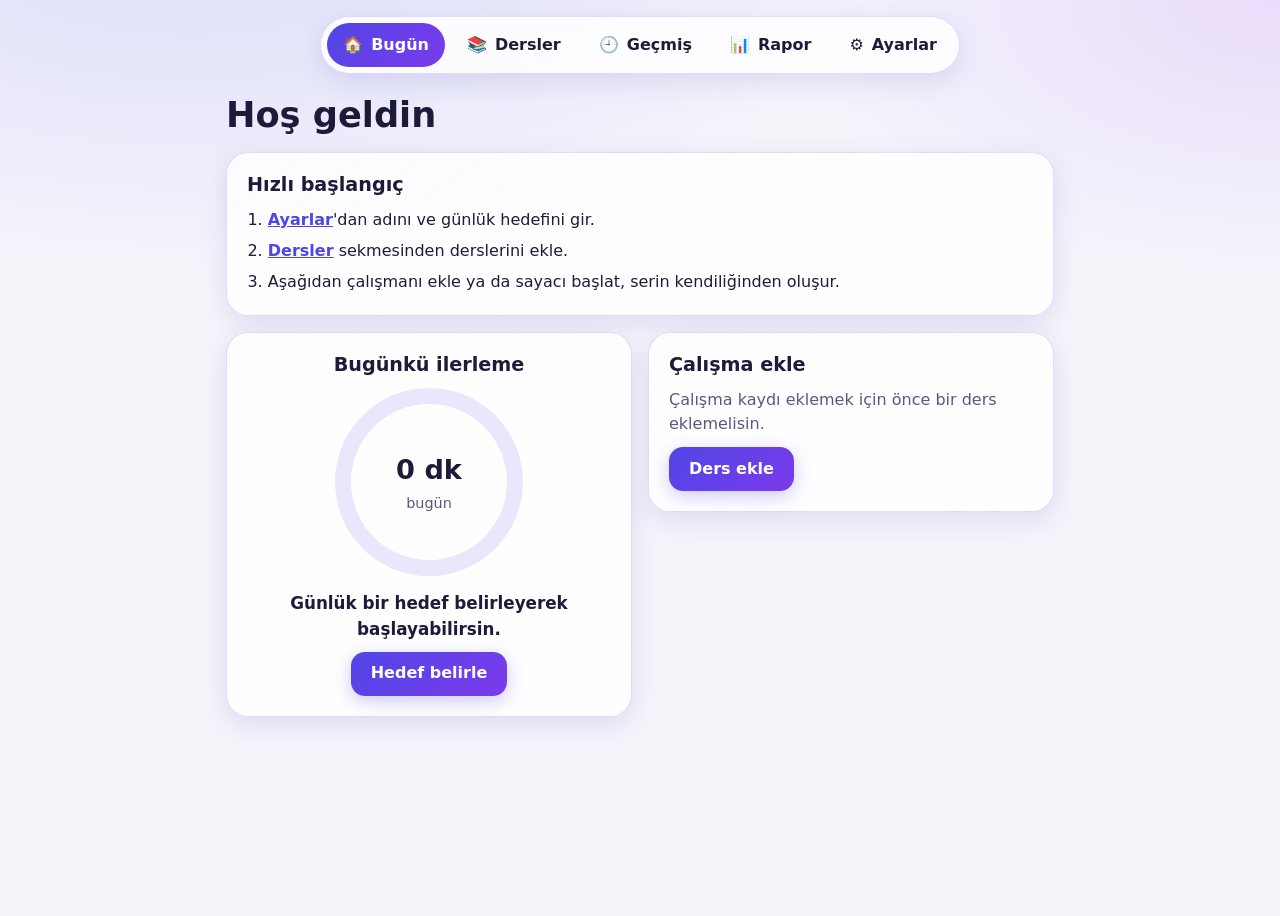
<file: index.html>
<!doctype html>
<html lang="tr">
<head>
  <meta charset="utf-8">
  <meta name="viewport" content="width=device-width, initial-scale=1, viewport-fit=cover">
  <title>Study Track</title>
  <meta name="description" content="Çalışma sürelerini, günlük hedeflerini ve serini takip et.">
  <meta name="theme-color" content="#4f46e5">
  <link rel="manifest" href="tema/manifest.webmanifest">
  <link rel="icon" href="tema/simge-192.png" type="image/png">
  <link rel="apple-touch-icon" href="tema/simge-192.png">

  <link rel="stylesheet" href="css/stil.css">
  <link rel="stylesheet" href="tema/tema.css">
  <script src="tema/tema.js"></script>
</head>
<body>
  <div class="arka-plan" aria-hidden="true"></div>

  <nav class="menu" aria-label="Ana menü">
    <a href="#/bugun" data-sayfa="bugun"><span aria-hidden="true">🏠</span><span>Bugün</span></a>
    <a href="#/dersler" data-sayfa="dersler"><span aria-hidden="true">📚</span><span>Dersler</span></a>
    <a href="#/gecmis" data-sayfa="gecmis"><span aria-hidden="true">🕘</span><span>Geçmiş</span></a>
    <a href="#/rapor" data-sayfa="rapor"><span aria-hidden="true">📊</span><span>Rapor</span></a>
    <a href="#/ayarlar" data-sayfa="ayarlar"><span aria-hidden="true">⚙️</span><span>Ayarlar</span></a>
  </nav>

  <main id="icerik" tabindex="-1"></main>

  <footer class="alt-bilgi">
    Study Track · verilerin yalnızca bu cihazda saklanır
  </footer>

  <div id="bildirimAlani" aria-live="polite"></div>

  <dialog id="onayKutusu">
    <form method="dialog">
      <p id="onayMetni"></p>
      <div class="dugme-sirasi">
        <button value="iptal" class="dugme ikincil">Vazgeç</button>
        <button value="evet" class="dugme tehlike" id="onayEvetDugmesi">Evet</button>
      </div>
    </form>
  </dialog>

  <dialog id="formKutusu">
    <form method="dialog" id="formKutusuForm">
      <h2 id="formKutusuBaslik"></h2>
      <div id="formKutusuAlanlar"></div>
      <div class="dugme-sirasi">
        <button value="iptal" class="dugme ikincil" formnovalidate>Vazgeç</button>
        <button value="tamam" class="dugme">Kaydet</button>
      </div>
    </form>
  </dialog>

  <script src="js/mantik.js"></script>
  <script src="js/depolama.js"></script>
  <script src="js/yardimcilar.js"></script>
  <script src="js/ekranlar.js"></script>
  <script src="js/uygulama.js"></script>
</body>
</html>
</file>
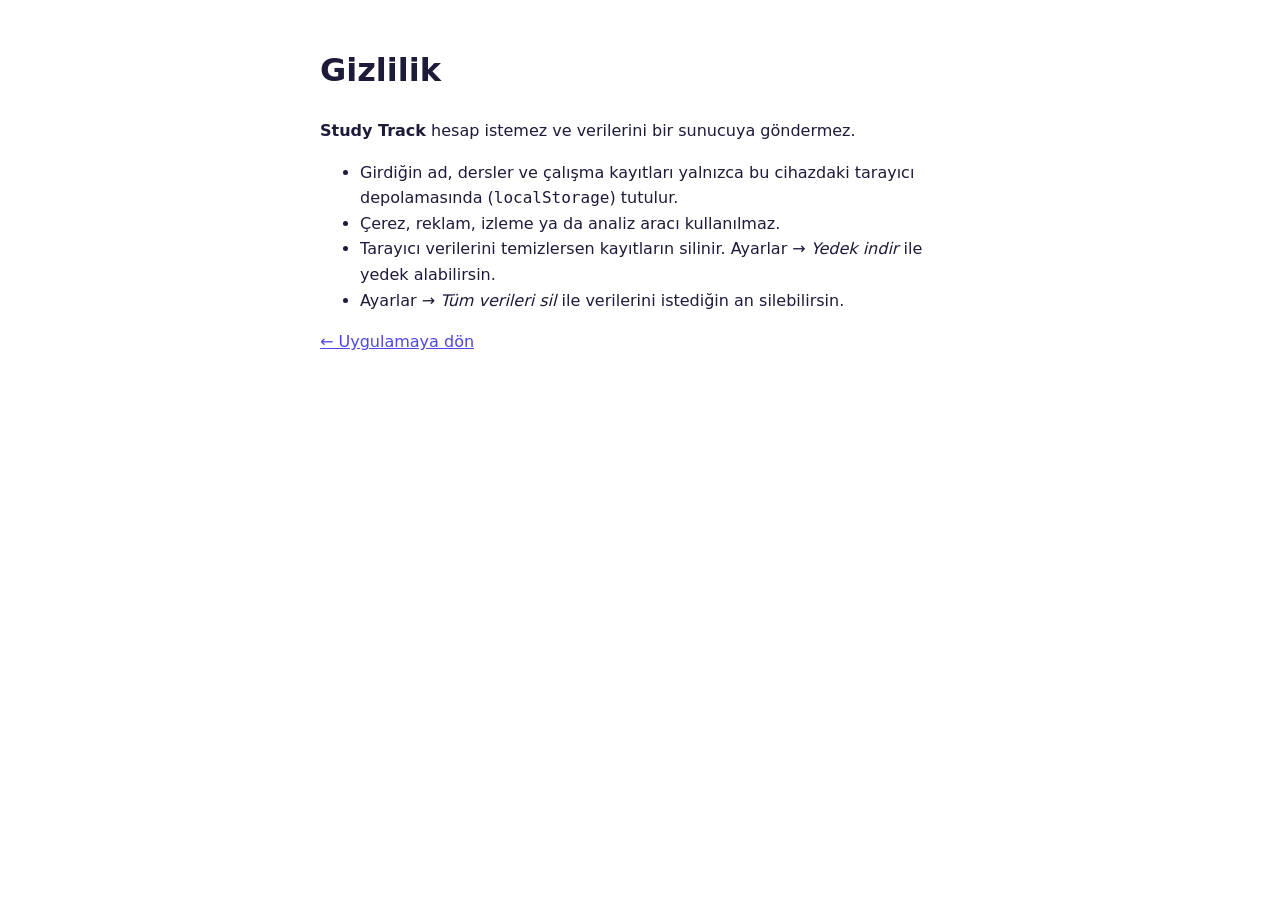
<file: tema/gizlilik.html>
<!doctype html>
<html lang="tr"><head><meta charset="utf-8"><meta name="viewport" content="width=device-width, initial-scale=1">
<title>Gizlilik – Study Track</title>
<style>body{font:16px/1.6 system-ui,sans-serif;max-width:640px;margin:0 auto;padding:24px 16px;color:#1d1b3a}a{color:#4f46e5}@media(prefers-color-scheme:dark){body{background:#14122b;color:#f1f0ff}a{color:#a5b4fc}}</style></head>
<body>
<h1>Gizlilik</h1>
<p><strong>Study Track</strong> hesap istemez ve verilerini bir sunucuya göndermez.</p>
<ul>
<li>Girdiğin ad, dersler ve çalışma kayıtları yalnızca bu cihazdaki tarayıcı depolamasında (<code>localStorage</code>) tutulur.</li>
<li>Çerez, reklam, izleme ya da analiz aracı kullanılmaz.</li>
<li>Tarayıcı verilerini temizlersen kayıtların silinir. Ayarlar → <em>Yedek indir</em> ile yedek alabilirsin.</li>
<li>Ayarlar → <em>Tüm verileri sil</em> ile verilerini istediğin an silebilirsin.</li>
</ul>
<p><a href="../index.html">← Uygulamaya dön</a></p>
</body></html>
</file>
<file: css/stil.css>
/* Ortak stiller.*/
:root {
  --zemin: #2d1b49;
  --zemin-2: #43296b;
  --yuzey: rgba(65, 42, 108, 0.84);
  --yuzey-hafif: rgba(255, 255, 255, 0.09);
  --kenar: rgba(255, 255, 255, 0.19);
  --yazi: #fff4fb;
  --yazi-soluk: #e4d2f5;
  --vurgu: #ff9bc9;
  --vurgu-2: #ffd49d;
  --ikincil: #c1a3ff;
  --basari: #9aefbc;
  --tehlike: #ff829f;
  --golge: 0 10px 30px rgba(20, 8, 40, 0.35);

  /* Aşağıdakiler de tema tarafından değiştirilebilir.*/
  --dugme-zemin: linear-gradient(135deg, var(--vurgu), var(--vurgu-2));
  --dugme-yazi: var(--zemin);
  --dugme-golge: rgba(255, 155, 201, 0.18);
  --halka-1: var(--vurgu);          /* ilerleme halkası ve çubuk renkleri */
  --halka-2: var(--vurgu-2);
  --basari-2: #c8f5d8;
  --girdi-zemin: rgba(20, 10, 40, 0.45);
  --girdi-ipucu: rgba(217, 200, 238, 0.6);
  --iz: rgba(255, 255, 255, 0.12);  /* halka ve çubuğun boş kısmı */
  --tehlike-zemin: rgba(255, 130, 159, 0.18);
  --tehlike-kenar: rgba(255, 130, 159, 0.55);
  --karsilastirma: rgba(193, 163, 255, 0.55);
  --perde: rgba(10, 4, 24, 0.65);   /* pencerelerin arkasındaki karartma */
  --alt-serit: rgba(45, 27, 73, 0.88);
  --baslik-golge: 0 2px 14px rgba(20, 8, 40, 0.5);
  --baslik-yazi: system-ui, -apple-system, "Segoe UI", Roboto, "Helvetica Neue", Arial, sans-serif;
  --govde-yazi: system-ui, -apple-system, "Segoe UI", Roboto, "Helvetica Neue", Arial, sans-serif;
  color-scheme: dark;
}

*, *::before, *::after { box-sizing: border-box; }

html { -webkit-text-size-adjust: 100%; }

body {
  margin: 0;
  min-height: 100vh;
  background: var(--zemin);
  color: var(--yazi);
  font-family: var(--govde-yazi);
  font-size: 1rem;
  line-height: 1.55;
}

/* Arka plan katmanı. Görseli/rengi tema/tema.css belirler (.arka-plan { background: ... }).
   Temada ana görsel varsa (uygulama.js body'e "gorselli" sınıfı ekler) bu katman bulanıklaşır. */
.arka-plan {
  position: fixed;
  inset: 0;
  z-index: 0;
  background-size: cover;
  background-position: center;
}

h1, h2 { font-family: var(--baslik-yazi); font-weight: 600; line-height: 1.2; margin: 0 0 12px; }
h1 { font-size: clamp(1.6rem, 4.5vw, 2.2rem); }
h2 { font-size: 1.2rem; }
p { margin: 0 0 10px; }
a { color: var(--vurgu-2); }
hr.ayrac { border: 0; border-top: 1px solid var(--kenar); margin: 16px 0; }

:focus-visible { outline: 3px solid var(--vurgu-2); outline-offset: 2px; }

.soluk { color: var(--yazi-soluk); }
.kucuk { font-size: 0.88rem; }
.orta { text-align: center; }
.gizli { position: absolute; width: 1px; height: 1px; overflow: hidden; clip: rect(0 0 0 0); white-space: nowrap; }

/* ---------- Karşılama görseli ---------- */
/* Ana ekranda görsel ekranın tamamını kaplar; diğer sekmelerde hero gizlenir. */
.hero {
  position: fixed;
  inset: 0;
  z-index: 0;
  max-width: none;
  margin: 0;
  overflow: hidden;
  border-radius: 0;
  box-shadow: none;
  pointer-events: none;
}
.hero img {
  display: block;
  width: 100%;
  height: 100%;
  object-fit: cover;
  object-position: center;
}
body:not([data-sayfa="bugun"]) .hero { display: none; }
body.gorselli[data-sayfa="bugun"] .arka-plan { display: none; }
body.gorselli[data-sayfa="bugun"]::after {
  content: "";
  position: fixed;
  inset: 0;
  z-index: 0;
  pointer-events: none;
  background: linear-gradient(180deg, rgba(20, 8, 40, 0.02), rgba(20, 8, 40, 0.34));
}
body.gorselli:not([data-sayfa="bugun"]) .arka-plan {
  inset: -40px;
  filter: blur(28px) brightness(0.57) saturate(1.24);
  transform: scale(1.04);
}
body > main,
body > .alt-bilgi {
  position: relative;
  z-index: 1;
}
body[data-sayfa="bugun"] main { padding-top: 4px; }
@media (max-width: 719px) {
  body[data-sayfa="bugun"] main { padding-top: 20px; }
}

/* ---------- Menü ---------- */
.menu {
  position: sticky;
  top: 10px;
  z-index: 20;
  display: flex;
  justify-content: center;
  gap: 6px;
  width: max-content;
  max-width: calc(100% - 24px);
  margin: 16px auto;
  padding: 6px;
  background: var(--yuzey);
  -webkit-backdrop-filter: blur(14px);
  backdrop-filter: blur(14px);
  border: 1px solid var(--kenar);
  border-radius: 999px;
  box-shadow: var(--golge);
}
.menu a {
  display: flex;
  align-items: center;
  gap: 8px;
  min-height: 44px;
  padding: 0 16px;
  border-radius: 999px;
  color: var(--yazi);
  font-weight: 700;
  text-decoration: none;
}
.menu a:hover { background: var(--yuzey-hafif); }
.menu a[aria-current="page"] {
  background: var(--dugme-zemin);
  color: var(--dugme-yazi);
}

@media (max-width: 719px) {
  .menu {
    position: fixed;
    top: auto;
    bottom: 0;
    left: 0;
    right: 0;
    width: auto;
    max-width: none;
    margin: 0;
    padding: 6px 6px calc(6px + env(safe-area-inset-bottom));
    border-radius: 20px 20px 0 0;
    border-bottom: 0;
    justify-content: space-between;
  }
  .menu a {
    flex: 1;
    flex-direction: column;
    justify-content: center;
    gap: 0;
    padding: 4px 2px;
    border-radius: 14px;
    font-size: 0.74rem;
    line-height: 1.25;
  }
  .menu a span[aria-hidden] { font-size: 1.25rem; }
  body[data-sayfa="ayarlar"] .menu { bottom: calc(43px + env(safe-area-inset-bottom)); }
}

/* ---------- Sayfa düzeni ---------- */
main { max-width: 860px; margin: 0 auto; padding: 4px 16px 24px; outline: none; }
@media (max-width: 719px) { main { padding-top: 20px; padding-bottom: 96px; } }

.sayfa > * + * { margin-top: 16px; }
.izgara { display: grid; gap: 16px; grid-template-columns: 1fr; align-items: start; }
@media (min-width: 760px) { .izgara { grid-template-columns: 1fr 1fr; } }

.alt-bilgi {
  display: none;
  position: fixed;
  right: 0;
  bottom: 0;
  left: 0;
  z-index: 25;
  padding: 10px 16px calc(10px + env(safe-area-inset-bottom));
  border-top: 1px solid var(--kenar);
  background: var(--alt-serit);
  color: var(--yazi-soluk);
  text-align: center;
  font-size: 0.82rem;
  -webkit-backdrop-filter: blur(16px);
  backdrop-filter: blur(16px);
  box-shadow: 0 -8px 24px rgba(20, 8, 40, 0.18);
}
body[data-sayfa="ayarlar"] > .alt-bilgi { display: block; }
body[data-sayfa="ayarlar"] main { padding-bottom: 92px; }
@media (max-width: 719px) {
  body[data-sayfa="ayarlar"] main { padding-bottom: 148px; }
}

/* ---------- Kartlar ---------- */
.kart {
  background: var(--yuzey);
  border: 1px solid var(--kenar);
  border-radius: 22px;
  padding: 20px;
  box-shadow: var(--golge);
  background-image: linear-gradient(145deg, rgba(255, 255, 255, 0.045), transparent 62%);
  -webkit-backdrop-filter: blur(10px);
  backdrop-filter: blur(10px);
}

.selam h1 { margin-bottom: 10px; text-shadow: var(--baslik-golge); }
.rozet { margin: 10px 0 0; color: var(--vurgu-2); font-weight: 700; }

.cipler { display: flex; flex-wrap: wrap; gap: 8px; margin: 8px 0; }
.cip {
  display: inline-flex;
  align-items: center;
  padding: 5px 13px;
  border-radius: 999px;
  background: var(--yuzey-hafif);
  border: 1px solid var(--kenar);
  font-weight: 700;
  font-size: 0.92rem;
}

/* ---------- Düğmeler ---------- */
.dugme {
  display: inline-flex;
  align-items: center;
  justify-content: center;
  gap: 6px;
  min-height: 44px;
  padding: 0 20px;
  border: 0;
  border-radius: 14px;
  background: var(--dugme-zemin);
  color: var(--dugme-yazi);
  font: inherit;
  font-weight: 800;
  text-decoration: none;
  cursor: pointer;
  box-shadow: 0 5px 18px var(--dugme-golge);
  transition: filter 0.15s, transform 0.15s, box-shadow 0.15s;
}
.dugme:hover { filter: brightness(1.08); box-shadow: 0 7px 22px var(--dugme-golge); transform: translateY(-1px); }
.dugme:active { transform: translateY(1px); }
.dugme.ikincil { background: var(--yuzey-hafif); color: var(--yazi); border: 1px solid var(--kenar); }
.dugme.tehlike { background: var(--tehlike-zemin); color: var(--yazi); border: 1px solid var(--tehlike-kenar); }
.dugme.kucuk { min-height: 38px; padding: 0 12px; font-size: 0.9rem; }
.dugme.tam { width: 100%; }

.dugme-sirasi { display: flex; gap: 10px; justify-content: flex-end; margin-top: 16px; flex-wrap: wrap; }
.dugme-sirasi.sola { justify-content: flex-start; margin-top: 8px; }

.hizli-sira { display: grid; grid-template-columns: repeat(4, 1fr); gap: 8px; margin: 4px 0 14px; }
.hizli {
  min-height: 38px;
  padding: 0 6px;
  border-radius: 999px;
  border: 1px solid var(--kenar);
  background: var(--yuzey-hafif);
  color: var(--yazi);
  font: inherit;
  font-weight: 700;
  cursor: pointer;
}
.hizli:hover { border-color: var(--vurgu); }

/* ---------- Form alanları ---------- */
.alan { display: grid; gap: 6px; margin-bottom: 12px; }
.alan label { font-weight: 700; font-size: 0.92rem; color: var(--yazi-soluk); }
.iki-sutun { display: grid; grid-template-columns: 1fr 1fr; gap: 12px; }

input, select {
  width: 100%;
  min-height: 44px;
  padding: 0 12px;
  border: 1px solid var(--kenar);
  border-radius: 12px;
  background: var(--girdi-zemin);
  color: var(--yazi);
  font: inherit;
}
input::placeholder { color: var(--girdi-ipucu); }
option { color: #2d1b49; background: #fff; }

.satir-form { display: flex; gap: 10px; }
.satir-form input { flex: 1; min-width: 0; }

/* ---------- Listeler ---------- */
.liste { list-style: none; margin: 0; padding: 0; display: grid; gap: 12px; }
.satir { display: flex; align-items: center; justify-content: space-between; gap: 12px; }
.ders-satiri { padding: 14px 16px; }
.ders-bilgi { display: grid; min-width: 0; }
.ders-bilgi strong { overflow-wrap: anywhere; }
.satir-dugmeleri { display: flex; gap: 8px; flex-shrink: 0; }
.hedef-satiri { display: grid; gap: 6px; }

.kayit-satiri { padding: 6px 0; border-top: 1px solid var(--kenar); }
.kayit-satiri:first-child { border-top: 0; }
.gun-baslik { margin-bottom: 8px; }
.gun-baslik h2 { margin: 0; font-size: 1.05rem; }

.bos { text-align: center; padding: 36px 16px; color: var(--yazi-soluk); }
.bos-emoji { font-size: 2.6rem; }

/* ---------- İlerleme halkası ve çubuk ---------- */
.ilerleme-karti { text-align: center; }
.halka-kabi { position: relative; width: 188px; height: 188px; margin: 4px auto 14px; }
.halka { display: block; }
.halka-iz { stroke: var(--iz); }
.halka-dolu { transition: stroke-dashoffset 0.8s ease; }
.halka-yazi { position: absolute; inset: 0; display: grid; place-content: center; text-align: center; }
.halka-yazi strong { font-family: var(--baslik-yazi); font-size: 1.7rem; font-weight: 600; }
.halka-yazi span { color: var(--yazi-soluk); font-size: 0.9rem; }
.ilerleme-mesaj { font-weight: 700; font-size: 1.05rem; }

.cubuk { height: 10px; border-radius: 999px; background: var(--iz); overflow: hidden; }
.cubuk-dolu { height: 100%; border-radius: inherit; background: linear-gradient(90deg, var(--halka-1), var(--halka-2)); transition: width 0.5s ease; }
.cubuk.tamam .cubuk-dolu { background: linear-gradient(90deg, var(--basari), var(--basari-2)); }

/* ---------- Sayaç ---------- */
.sayac { display: flex; justify-content: space-between; align-items: center; gap: 12px; padding: 12px 14px; border-radius: 14px; background: var(--yuzey-hafif); border: 1px solid var(--kenar); }
.sayac-zaman { font-family: var(--baslik-yazi); font-size: 1.6rem; font-variant-numeric: tabular-nums; color: var(--vurgu-2); }
.sayac-kabi .dugme { width: 100%; }
.sayac-kabi .dugme-sirasi .dugme { width: auto; flex: 1; }

/* ---------- Grafik ---------- */
.sutunlar { display: grid; grid-template-columns: repeat(7, 1fr); gap: 8px; margin: 16px 0 8px; }
.sutun-grubu { display: flex; flex-direction: column; align-items: center; gap: 6px; }
.sutun-cubuklari { display: flex; align-items: flex-end; justify-content: center; gap: 4px; height: 150px; width: 100%; }
.sutun { width: 40%; max-width: 22px; border-radius: 8px 8px 3px 3px; transition: height 0.5s ease; }
.sutun.bu { background: linear-gradient(to top, var(--halka-1), var(--halka-2)); }
.sutun.gecen { background: var(--karsilastirma); }
.sutun-etiket { font-size: 0.8rem; color: var(--yazi-soluk); font-weight: 700; }
.gosterge { display: flex; gap: 16px; justify-content: center; font-size: 0.85rem; color: var(--yazi-soluk); margin-bottom: 10px; }
.nokta { display: inline-block; width: 10px; height: 10px; border-radius: 50%; margin-right: 6px; }
.nokta.bu { background: var(--halka-1); }
.nokta.gecen { background: var(--ikincil); }

details summary { cursor: pointer; color: var(--yazi-soluk); font-weight: 700; padding: 6px 0; }
.tablo { width: 100%; border-collapse: collapse; margin-top: 8px; font-size: 0.92rem; }
.tablo th, .tablo td { text-align: left; padding: 6px 8px; border-bottom: 1px solid var(--kenar); }
.tablo th { color: var(--yazi-soluk); }

/* ---------- Bildirim ve pencereler ---------- */
#bildirimAlani {
  position: fixed;
  left: 50%;
  bottom: 96px;
  transform: translateX(-50%);
  z-index: 50;
  display: grid;
  gap: 8px;
  width: min(92vw, 420px);
  pointer-events: none;
}
@media (min-width: 720px) { #bildirimAlani { bottom: 24px; } }
.bildirim {
  padding: 12px 16px;
  border-radius: 14px;
  background: var(--zemin-2);
  border: 1px solid var(--kenar);
  box-shadow: var(--golge);
  font-weight: 700;
  animation: belir 0.25s ease;
}
.bildirim.basari { border-color: rgba(143, 227, 180, 0.6); }
.bildirim.hata { border-color: rgba(255, 130, 159, 0.7); }
@keyframes belir { from { opacity: 0; transform: translateY(8px); } to { opacity: 1; transform: none; } }

dialog {
  width: min(92vw, 420px);
  padding: 22px;
  border: 1px solid var(--kenar);
  border-radius: 20px;
  background: var(--zemin-2);
  color: var(--yazi);
  box-shadow: var(--golge);
}
dialog::backdrop { background: var(--perde); }
dialog p { font-size: 1.05rem; }
dialog h2 { margin-bottom: 14px; }

@media (prefers-reduced-motion: reduce) {
  *, *::before, *::after { animation: none !important; transition: none !important; }
}

/* Hızlı başlangıç listesi */
.adimlar { margin: 0; padding-left: 1.3em; display: grid; gap: 6px; }
.adimlar a { color: var(--vurgu); font-weight: 700; }
</file>
<file: tema/tema.css>
/* Herkese açık tema: açık (varsayılan) ve koyu (sistem ayarına göre). Görsel yok, sistem yazı tipleri. */
:root {
  --zemin: #f4f4fb;
  --zemin-2: #e6e7fa;
  --yuzey: rgba(255, 255, 255, 0.86);
  --yuzey-hafif: rgba(79, 70, 229, 0.07);
  --kenar: rgba(79, 70, 229, 0.18);
  --yazi: #1d1b3a;
  --yazi-soluk: #5a5880;
  --vurgu: #4f46e5;
  --vurgu-2: #7c3aed;
  --ikincil: #6366f1;
  --basari: #16a34a;
  --tehlike: #dc2626;
  --golge: 0 8px 26px rgba(55, 48, 163, 0.12);
  --dugme-zemin: linear-gradient(135deg, #4f46e5, #7c3aed);
  --dugme-yazi: #fff;
  --dugme-golge: rgba(79, 70, 229, 0.28);
  --halka-1: #4f46e5;
  --halka-2: #a78bfa;
  --basari-2: #86efac;
  --girdi-zemin: #fff;
  --girdi-ipucu: rgba(90, 88, 128, 0.6);
  --iz: rgba(79, 70, 229, 0.12);
  --tehlike-zemin: rgba(220, 38, 38, 0.08);
  --tehlike-kenar: rgba(220, 38, 38, 0.45);
  --karsilastirma: rgba(99, 102, 241, 0.4);
  --perde: rgba(20, 18, 43, 0.45);
  --alt-serit: rgba(255, 255, 255, 0.92);
  --baslik-golge: none;
  color-scheme: light;
}
.arka-plan { background: radial-gradient(1200px 600px at 15% -10%, #dcdcfb, transparent 60%), radial-gradient(900px 500px at 100% 0%, #eadcfb, transparent 55%), var(--zemin); }

/* Koyu tema iki yerde tanımlı: sistem koyuysa (ve kullanıcı "Açık" seçmediyse) ve kullanıcı elle "Koyu" seçtiyse.
   Renkleri değiştirirsen ikisini de değiştir. */
@media (prefers-color-scheme: dark) {
  :root:not([data-tema="acik"]) {
    --zemin: #14122b;
    --zemin-2: #1f1c42;
    --yuzey: rgba(34, 31, 70, 0.88);
    --yuzey-hafif: rgba(255, 255, 255, 0.07);
    --kenar: rgba(255, 255, 255, 0.14);
    --yazi: #f1f0ff;
    --yazi-soluk: #b9b6e0;
    --vurgu: #a5b4fc;
    --vurgu-2: #c4b5fd;
    --ikincil: #818cf8;
    --basari: #4ade80;
    --tehlike: #f87171;
    --golge: 0 10px 30px rgba(0, 0, 0, 0.4);
    --dugme-zemin: linear-gradient(135deg, #818cf8, #a78bfa);
    --dugme-yazi: #14122b;
    --dugme-golge: rgba(129, 140, 248, 0.3);
    --halka-1: #818cf8;
    --halka-2: #c4b5fd;
    --basari-2: #bbf7d0;
    --girdi-zemin: rgba(10, 8, 30, 0.5);
    --girdi-ipucu: rgba(185, 182, 224, 0.6);
    --iz: rgba(255, 255, 255, 0.12);
    --tehlike-zemin: rgba(248, 113, 113, 0.14);
    --tehlike-kenar: rgba(248, 113, 113, 0.5);
    --karsilastirma: rgba(165, 180, 252, 0.5);
    --perde: rgba(5, 3, 18, 0.7);
    --alt-serit: rgba(20, 18, 43, 0.92);
    color-scheme: dark;
  }
  :root:not([data-tema="acik"]) .arka-plan { background: radial-gradient(1200px 600px at 15% -10%, #2b2766, transparent 60%), radial-gradient(900px 500px at 100% 0%, #3a2466, transparent 55%), var(--zemin); }
}

:root[data-tema="koyu"] {
  --zemin: #14122b;
  --zemin-2: #1f1c42;
  --yuzey: rgba(34, 31, 70, 0.88);
  --yuzey-hafif: rgba(255, 255, 255, 0.07);
  --kenar: rgba(255, 255, 255, 0.14);
  --yazi: #f1f0ff;
  --yazi-soluk: #b9b6e0;
  --vurgu: #a5b4fc;
  --vurgu-2: #c4b5fd;
  --ikincil: #818cf8;
  --basari: #4ade80;
  --tehlike: #f87171;
  --golge: 0 10px 30px rgba(0, 0, 0, 0.4);
  --dugme-zemin: linear-gradient(135deg, #818cf8, #a78bfa);
  --dugme-yazi: #14122b;
  --dugme-golge: rgba(129, 140, 248, 0.3);
  --halka-1: #818cf8;
  --halka-2: #c4b5fd;
  --basari-2: #bbf7d0;
  --girdi-zemin: rgba(10, 8, 30, 0.5);
  --girdi-ipucu: rgba(185, 182, 224, 0.6);
  --iz: rgba(255, 255, 255, 0.12);
  --tehlike-zemin: rgba(248, 113, 113, 0.14);
  --tehlike-kenar: rgba(248, 113, 113, 0.5);
  --karsilastirma: rgba(165, 180, 252, 0.5);
  --perde: rgba(5, 3, 18, 0.7);
  --alt-serit: rgba(20, 18, 43, 0.92);
  color-scheme: dark;
}
:root[data-tema="koyu"] .arka-plan { background: radial-gradient(1200px 600px at 15% -10%, #2b2766, transparent 60%), radial-gradient(900px 500px at 100% 0%, #3a2466, transparent 55%), var(--zemin); }
</file>
